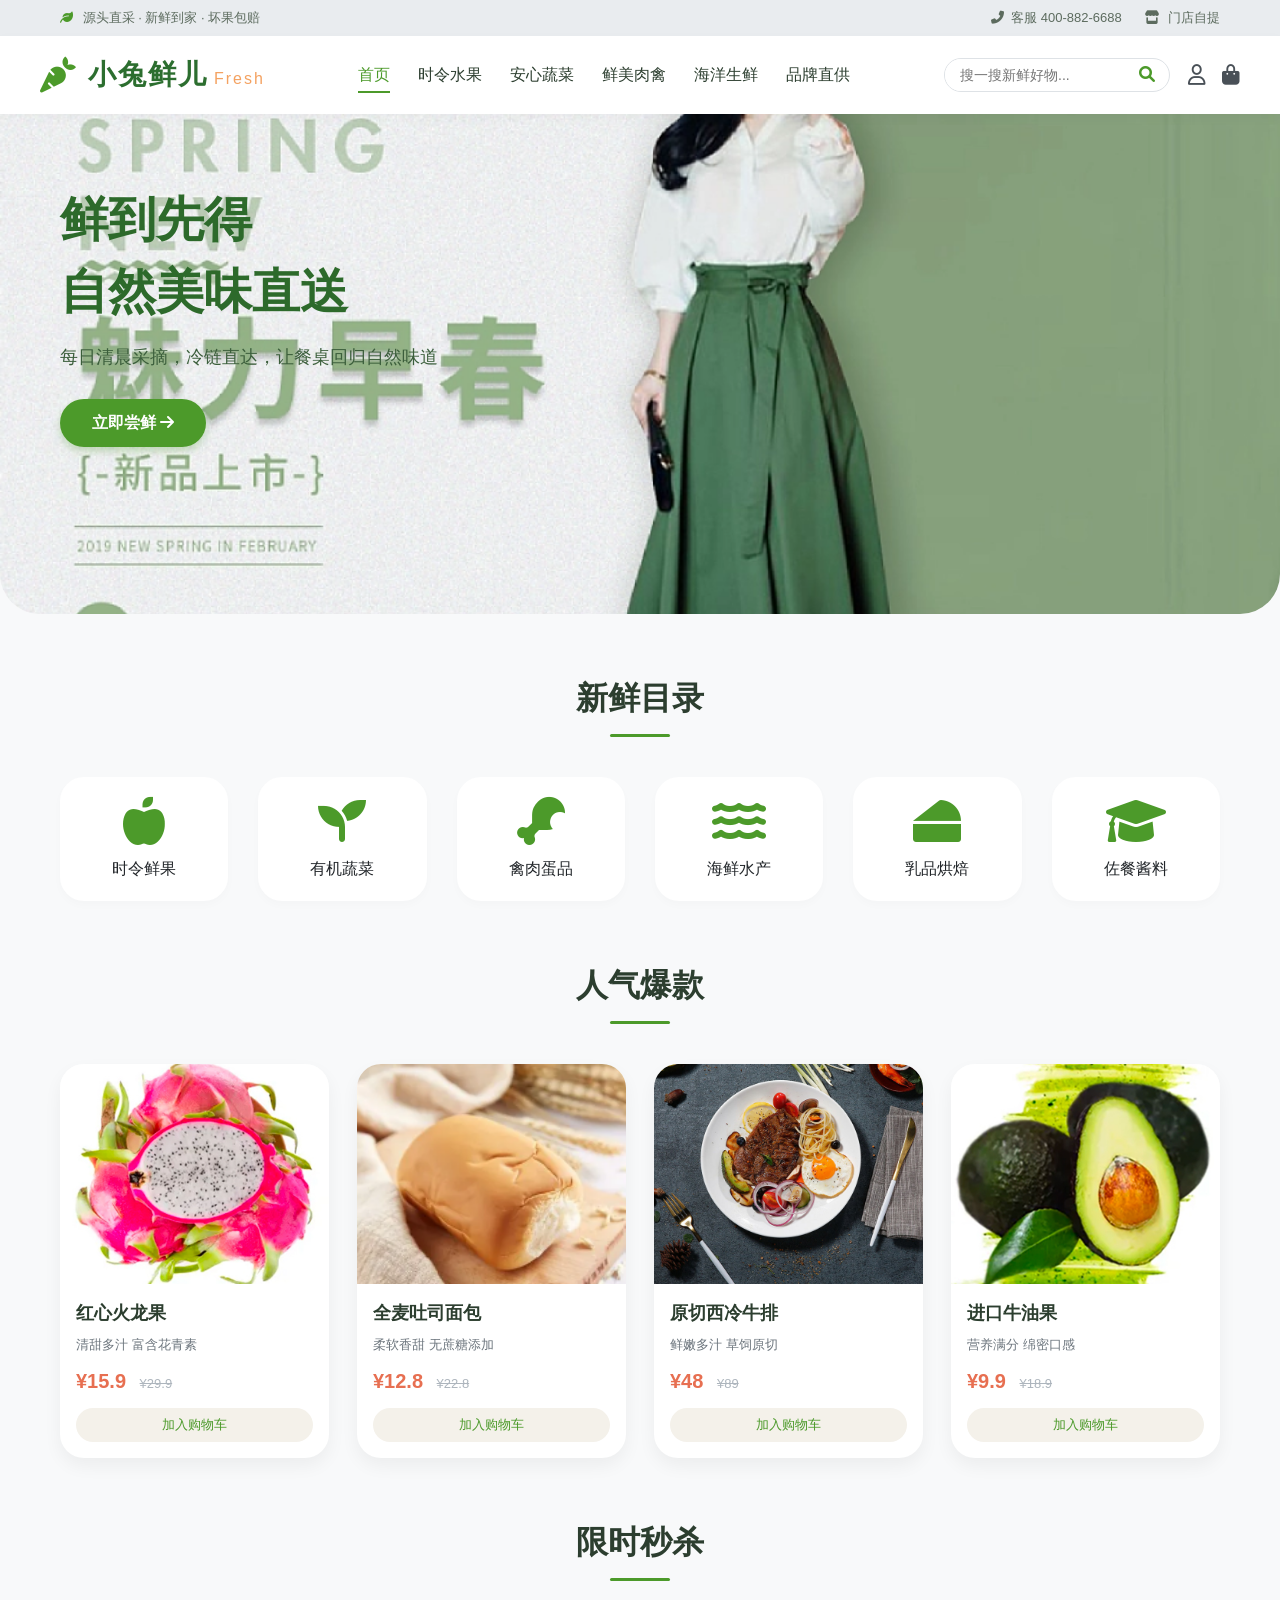
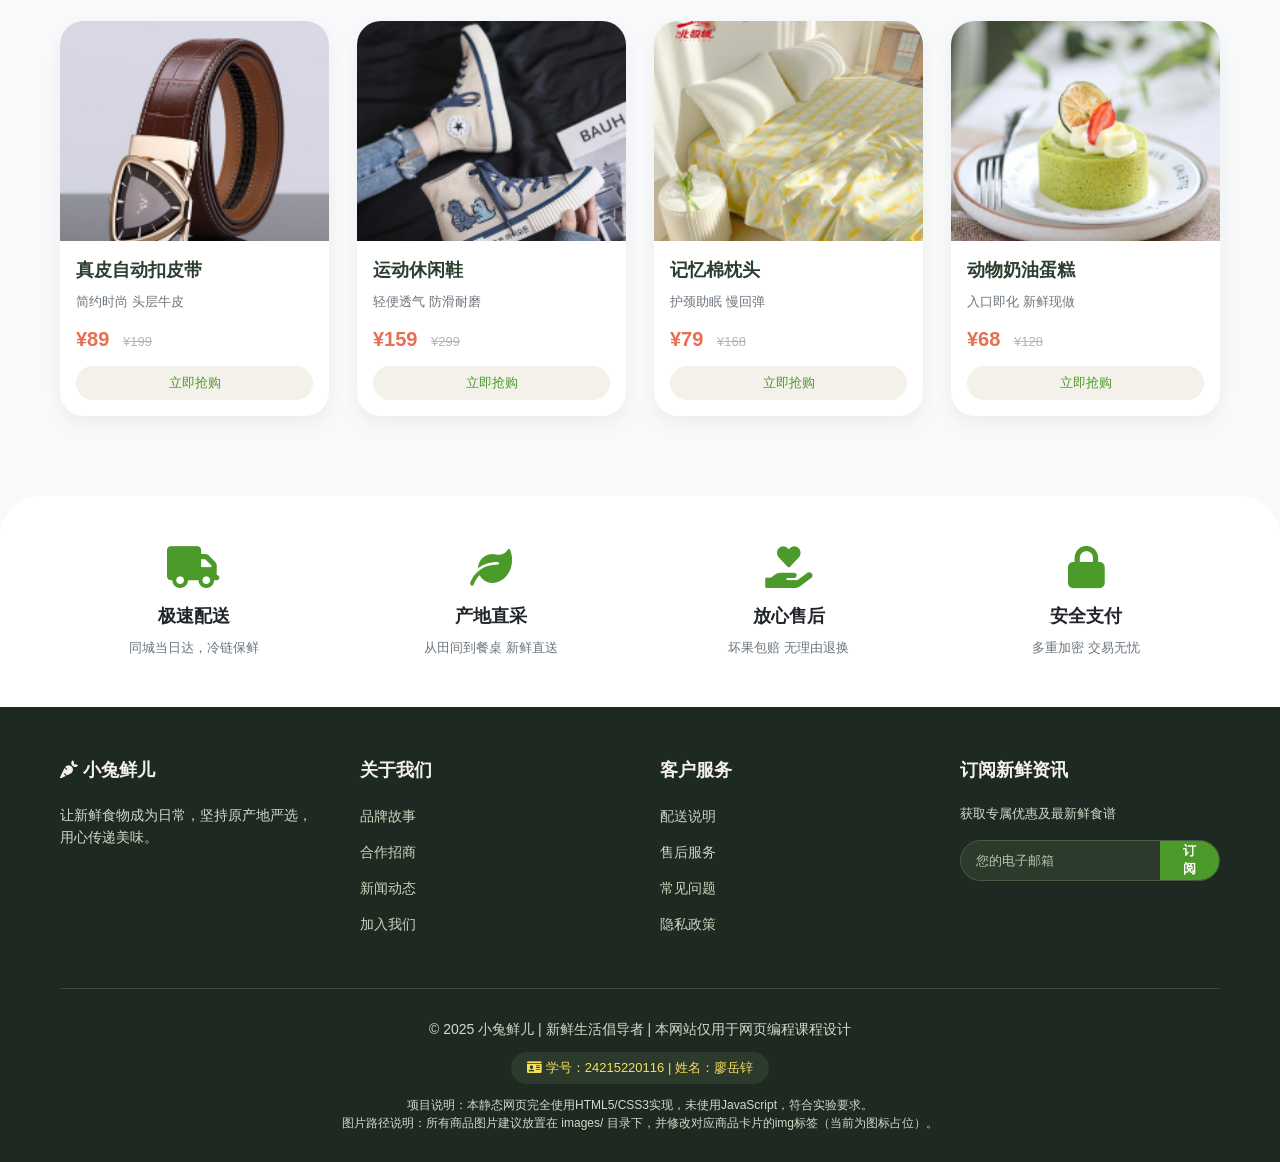
<file: index.html>
<!DOCTYPE html>
<html lang="zh-CN">
<head>
    <meta charset="UTF-8">
    <meta name="viewport" content="width=device-width, initial-scale=1.0, user-scalable=yes">
    <title>小兔鲜儿 - 新鲜生活每一天</title>
    <!-- 
        项目目录结构 (符合实验要求)
        xiaotuxian/
        ├── index.html          (主页面)
        ├── css/
        │   └── style.css       (样式文件，实际已内嵌，但为规范可拆分)
        ├── images/             (图片资源文件夹，用户自行添加实际图片)
        │   ├── logo.png        (LOGO图片)
        │   ├── banner1.jpg     (轮播图背景)
        │   ├── product1.jpg    (商品图片)
        │   └── ...
        └── 其他文件
        注意: 当前代码中图片引用采用占位与FontAwesome图标结合，实际使用时请将商品图、banner图替换为images/下的真实图片。
        所有图片路径已按相对路径标准书写，只需将准备好的图片放入images目录并对应文件名即可。
    -->
    <!-- 引入 Font Awesome 6 (免费图标库，提升视觉体验，无功能依赖) -->
    <link rel="stylesheet" href="https://cdnjs.cloudflare.com/ajax/libs/font-awesome/6.0.0-beta3/css/all.min.css">
    <style>
        /* ========== 全局样式 & CSS重置 ========== */
        * {
            margin: 0;
            padding: 0;
            box-sizing: border-box;
        }

        body {
            font-family: 'Segoe UI', 'PingFang SC', Roboto, 'Helvetica Neue', sans-serif;
            background-color: #f8f9fa;
            color: #212529;
            line-height: 1.5;
        }

        a {
            text-decoration: none;
            color: #2c3e2f;
            transition: color 0.2s ease;
        }

        ul, ol {
            list-style: none;
        }

        img {
            max-width: 100%;
            display: block;
        }

        .container {
            max-width: 1200px;
            margin: 0 auto;
            padding: 0 20px;
        }

        /* ========== 头部区域 ========== */
        /* 顶栏小提示 */
        .top-bar {
            background-color: #e9ecef;
            font-size: 13px;
            padding: 8px 0;
            color: #5c6b5e;
        }

        .top-bar .container {
            display: flex;
            justify-content: space-between;
            align-items: center;
        }

        .top-left i {
            margin-right: 6px;
            color: #4c9a2a;
        }

        .top-right span {
            margin-left: 20px;
        }

        .top-right i {
            margin-right: 4px;
        }

        /* 主头部 */
        .main-header {
            background: white;
            box-shadow: 0 4px 12px rgba(0, 0, 0, 0.03);
            position: sticky;
            top: 0;
            z-index: 100;
        }

        .header-content {
            display: flex;
            align-items: center;
            justify-content: space-between;
            padding: 18px 0;
            flex-wrap: wrap;
            gap: 20px;
        }

        .logo-area {
            display: flex;
            align-items: center;
            gap: 12px;
        }

        .logo-icon {
            font-size: 36px;
            color: #4c9a2a;
        }

        .logo-text {
            font-size: 28px;
            font-weight: 700;
            color: #2c6e2f;
            letter-spacing: 2px;
        }

        .logo-text span {
            font-size: 16px;
            font-weight: 400;
            color: #f4a261;
            margin-left: 6px;
        }

        /* 导航菜单 */
        .nav-menu ul {
            display: flex;
            gap: 28px;
        }

        .nav-menu a {
            font-weight: 500;
            font-size: 16px;
            padding: 8px 0;
            border-bottom: 2px solid transparent;
        }

        .nav-menu a:hover, .nav-menu .active a {
            color: #4c9a2a;
            border-bottom-color: #4c9a2a;
        }

        /* 搜索表单 & 用户区 */
        .header-actions {
            display: flex;
            align-items: center;
            gap: 18px;
        }

        .search-form {
            display: flex;
            border: 1px solid #dee2e6;
            border-radius: 40px;
            overflow: hidden;
            background: #fff;
        }

        .search-form input {
            border: none;
            padding: 8px 15px;
            width: 180px;
            outline: none;
            font-size: 14px;
        }

        .search-form button {
            background: none;
            border: none;
            padding: 0 14px;
            cursor: pointer;
            color: #4c9a2a;
            font-size: 16px;
            transition: 0.2s;
        }

        .search-form button:hover {
            background-color: #f1f3f5;
        }

        .user-cart {
            display: flex;
            gap: 16px;
            font-size: 20px;
            color: #495057;
        }

        .user-cart i {
            cursor: default;
            transition: color 0.2s;
        }

        .user-cart i:hover {
            color: #4c9a2a;
        }

        /* ========== Banner区域 (模仿官网大图) ========== */
        .banner {
            
            /* 实际使用时可将背景替换为 images/banner.jpg */
            /* background-image: url('../images/banner.jpg'); */
            height: 500px;
            background-image: url('images/banner1.png');
            background-size: cover;
            background-position: center center;
            background-repeat: no-repeat;
            padding: 70px 0;
            min-height: 380px;
            border-radius: 0 0 40px 40px;
        }

        .banner .container {
            display: flex;
            align-items: center;
            justify-content: space-between;
            flex-wrap: wrap;
        }

        .banner-text {
            max-width: 500px;
        }

        .banner-text h1 {
            font-size: 48px;
            color: #2d6a2b;
            margin-bottom: 16px;
        }

        .banner-text p {
            font-size: 18px;
            color: #3b5e3b;
            margin-bottom: 28px;
        }

        .banner-btn {
            background-color: #4c9a2a;
            color: white;
            border: none;
            padding: 12px 32px;
            border-radius: 40px;
            font-size: 16px;
            font-weight: bold;
            cursor: pointer;
            box-shadow: 0 4px 8px rgba(76, 154, 42, 0.3);
            transition: 0.2s;
            display: inline-block;
        }

        .banner-btn:hover {
            background-color: #3b7a21;
            transform: translateY(-2px);
        }

        .banner-img {
            font-size: 180px;
            color: #f4a261;
            text-shadow: 0 10px 15px rgba(0,0,0,0.1);
        }

        /* ========== 分类图标区域 ========== */
        .category {
            padding: 60px 0 40px;
        }

        .section-title {
            text-align: center;
            font-size: 32px;
            font-weight: 600;
            margin-bottom: 40px;
            color: #2c3e2f;
            position: relative;
        }

        .section-title:after {
            content: '';
            display: block;
            width: 60px;
            height: 3px;
            background: #4c9a2a;
            margin: 12px auto 0;
            border-radius: 4px;
        }

        .category-grid {
            display: grid;
            grid-template-columns: repeat(auto-fit, minmax(100px, 1fr));
            gap: 30px;
            text-align: center;
        }

        .category-item {
            background: white;
            padding: 20px 12px;
            border-radius: 24px;
            transition: all 0.3s;
            box-shadow: 0 4px 10px rgba(0,0,0,0.02);
            cursor: pointer;
        }

        .category-item:hover {
            transform: translateY(-8px);
            box-shadow: 0 12px 24px rgba(0, 0, 0, 0.08);
        }

        .category-icon {
            font-size: 48px;
            color: #4c9a2a;
            margin-bottom: 12px;
        }

        .category-item span {
            display: block;
            font-weight: 500;
        }

        /* ========== 商品推荐区域 (热门商品 网格布局) ========== */
        .products {
            padding: 20px 0 60px;
        }

        .product-grid {
            display: grid;
            grid-template-columns: repeat(4, 1fr);
            gap: 28px;
        }

        /* 响应式 */
        @media (max-width: 992px) {
            .product-grid {
                grid-template-columns: repeat(2, 1fr);
            }
            .header-content {
                flex-direction: column;
                align-items: stretch;
            }
            .nav-menu ul {
                justify-content: center;
            }
            .header-actions {
                justify-content: center;
            }
        }

        @media (max-width: 576px) {
            .product-grid {
                grid-template-columns: 1fr;
            }
        }

        .product-card {
            background: white;
            border-radius: 24px;
            overflow: hidden;
            box-shadow: 0 8px 18px rgba(0, 0, 0, 0.05);
            transition: transform 0.25s, box-shadow 0.25s;
        }

        .product-card:hover {
            transform: translateY(-6px);
            box-shadow: 0 18px 30px rgba(0, 0, 0, 0.1);
        }

        /* 商品图片区 - 占位设计，可替换为真实图片 */
        .product-img {
            background: #f8f0e7;
            height: 220px;
            display: flex;
            align-items: center;
            justify-content: center;
            font-size: 70px;
            color: #a7c5a3;
            /* 实际使用时可替换为 <img src="images/productX.jpg"> 样式 */
            /* 注释说明：请将实际商品图片放入images文件夹，并修改img标签即可 */
        }

        /* 若使用img标签，则取消背景，适配img */
        .product-img img {
            width: 100%;
            height: 100%;
            object-fit: cover;
        }

        .product-info {
            padding: 16px;
        }

        .product-title {
            font-weight: 600;
            font-size: 18px;
            margin-bottom: 8px;
            color: #2c3e2f;
        }

        .product-desc {
            font-size: 13px;
            color: #6c757d;
            margin-bottom: 12px;
        }

        .product-price {
            font-size: 20px;
            font-weight: 700;
            color: #e76f51;
        }

        .product-price small {
            font-size: 13px;
            font-weight: normal;
            color: #adb5bd;
            text-decoration: line-through;
            margin-left: 8px;
        }

        .buy-btn {
            margin-top: 12px;
            background: #f4f1ea;
            border: none;
            padding: 8px 12px;
            width: 100%;
            border-radius: 32px;
            font-weight: 500;
            color: #4c9a2a;
            cursor: pointer;
            transition: 0.2s;
        }

        .buy-btn:hover {
            background: #4c9a2a;
            color: white;
        }

        /* ========== 特色服务区 ========== */
        .features {
            background: white;
            padding: 50px 0;
            margin: 20px 0 0;
            border-radius: 40px 40px 0 0;
        }

        .features-grid {
            display: flex;
            justify-content: space-between;
            flex-wrap: wrap;
            gap: 30px;
            text-align: center;
        }

        .feature-item {
            flex: 1;
            min-width: 150px;
        }

        .feature-item i {
            font-size: 42px;
            color: #4c9a2a;
            margin-bottom: 15px;
        }

        .feature-item h4 {
            font-size: 18px;
            margin-bottom: 8px;
        }

        .feature-item p {
            font-size: 13px;
            color: #6c757d;
        }

        /* ========== 底部 + 表单区域 ========== */
        footer {
            background-color: #1e2a21;
            color: #d4d9c9;
            padding: 50px 0 30px;
        }

        .footer-content {
            display: flex;
            flex-wrap: wrap;
            justify-content: space-between;
            gap: 40px;
            margin-bottom: 40px;
        }

        .footer-col {
            flex: 1;
            min-width: 180px;
        }

        .footer-col h4 {
            color: #f4f1ea;
            margin-bottom: 20px;
            font-size: 18px;
            position: relative;
        }

        .footer-col ul li {
            margin-bottom: 12px;
        }

        .footer-col a {
            color: #cbd5c0;
            font-size: 14px;
        }

        .footer-col a:hover {
            color: #ffb347;
        }

        /* 订阅表单 */
        .subscribe-form {
            display: flex;
            margin-top: 16px;
            border-radius: 40px;
            overflow: hidden;
            border: 1px solid #4a5b44;
            background: #2b3a2b;
        }

        .subscribe-form input {
            flex: 1;
            border: none;
            padding: 12px 15px;
            background: transparent;
            color: white;
            outline: none;
        }

        .subscribe-form input::placeholder {
            color: #b8c7ae;
        }

        .subscribe-form button {
            background: #4c9a2a;
            border: none;
            color: white;
            padding: 0 20px;
            cursor: pointer;
            font-weight: bold;
            transition: 0.2s;
        }

        .subscribe-form button:hover {
            background: #f4a261;
        }

        .copyright {
            text-align: center;
            padding-top: 30px;
            border-top: 1px solid #3a4b36;
            font-size: 14px;
        }

        .student-info {
            background: #2b3a2b;
            display: inline-block;
            padding: 6px 16px;
            border-radius: 40px;
            margin-top: 12px;
            font-size: 13px;
            color: #f7e05e;
        }

        /* 通用按钮和表单辅助 */
        button, .banner-btn {
            font-family: inherit;
        }
    </style>
</head>
<body>
    <!-- 顶部信息栏 -->
    <div class="top-bar">
        <div class="container">
            <div class="top-left">
                <i class="fas fa-leaf"></i> 源头直采 · 新鲜到家 · 坏果包赔
            </div>
            <div class="top-right">
                <i class="fas fa-phone-alt"></i> 客服 400-882-6688
                <span><i class="fas fa-store"></i> 门店自提</span>
            </div>
        </div>
    </div>

    <!-- 主导航栏 -->
    <div class="main-header">
        <div class="container header-content">
            <div class="logo-area">
                <i class="fas fa-carrot logo-icon"></i>
                <div class="logo-text">小兔鲜儿<span>Fresh</span></div>
            </div>
            <div class="nav-menu">
                <ul>
                    <li class="active"><a href="#">首页</a></li>
                    <li><a href="#">时令水果</a></li>
                    <li><a href="#">安心蔬菜</a></li>
                    <li><a href="#">鲜美肉禽</a></li>
                    <li><a href="#">海洋生鲜</a></li>
                    <li><a href="#">品牌直供</a></li>
                </ul>
            </div>
            <div class="header-actions">
                <form class="search-form" action="#" method="get">
                    <input type="text" placeholder="搜一搜新鲜好物..." name="keyword">
                    <button type="submit"><i class="fas fa-search"></i></button>
                </form>
                <div class="user-cart">
                    <i class="far fa-user"></i>
                    <i class="fas fa-shopping-bag"></i>
                </div>
            </div>
        </div>
    </div>

    <!-- Banner 大区 模仿官网视觉 -->
    <div class="banner">
        <div class="container">
            <div class="banner-text">
                <h1>鲜到先得<br>自然美味直送</h1>
                <p>每日清晨采摘，冷链直达，让餐桌回归自然味道</p>
                <div class="banner-btn">立即尝鲜 <i class="fas fa-arrow-right"></i></div>
            </div>
            
        </div>
    </div>

    <!-- 分类图标区域 (使用图标库，无图片依赖) -->
    <div class="category">
        <div class="container">
            <h2 class="section-title">新鲜目录</h2>
            <div class="category-grid">
                <div class="category-item"><i class="fas fa-apple-alt category-icon"></i><span>时令鲜果</span></div>
                <div class="category-item"><i class="fas fa-seedling category-icon"></i><span>有机蔬菜</span></div>
                <div class="category-item"><i class="fas fa-drumstick-bite category-icon"></i><span>禽肉蛋品</span></div>
                <div class="category-item"><i class="fas fa-water category-icon"></i><span>海鲜水产</span></div>
                <div class="category-item"><i class="fas fa-cheese category-icon"></i><span>乳品烘焙</span></div>
                <div class="category-item"><i class="fas fa-mortar-board category-icon"></i><span>佐餐酱料</span></div>
            </div>
        </div>
    </div>

    <!-- 人气爆款 商品区域 -->
<div class="products">
    <div class="container">
        <h2 class="section-title">人气爆款</h2>
        <div class="product-grid">
            <!-- 商品1: 火龙果 -->
            <div class="product-card">
                <div class="product-img">
                    <!-- 图片占位：可替换为 images/h火龙果.jpg -->
                     <img src="images/fresh_goods_5.jpg" alt="火龙果">
                    
                </div>
                <div class="product-info">
                    <div class="product-title">红心火龙果</div>
                    <div class="product-desc">清甜多汁 富含花青素</div>
                    <div class="product-price">¥15.9 <small>¥29.9</small></div>
                    <button class="buy-btn">加入购物车</button>
                </div>
            </div>
            <!-- 商品2: 面包 -->
            <div class="product-card">
                <div class="product-img">
                    <img src="images/fresh4.png" alt="面包"></img>
                    
                </div>
                <div class="product-info">
                    <div class="product-title">全麦吐司面包</div>
                    <div class="product-desc">柔软香甜 无蔗糖添加</div>
                    <div class="product-price">¥12.8 <small>¥22.8</small></div>
                    <button class="buy-btn">加入购物车</button>
                </div>
            </div>
            <!-- 商品3: 牛排 -->
            <div class="product-card">
                <div class="product-img">
                    <img src="images/MS1.JPEG" alt="牛排"></img>
                    
                </div>
                <div class="product-info">
                    <div class="product-title">原切西冷牛排</div>
                    <div class="product-desc">鲜嫩多汁 草饲原切</div>
                    <div class="product-price">¥48 <small>¥89</small></div>
                    <button class="buy-btn">加入购物车</button>
                </div>
            </div>
            <!-- 商品4: 牛油果 -->
            <div class="product-card">
                <div class="product-img">
                    <img src="images/fresh_goods_7.jpg" alt="牛油果"></img>
                    
                </div>
                <div class="product-info">
                    <div class="product-title">进口牛油果</div>
                    <div class="product-desc">营养满分 绵密口感</div>
                    <div class="product-price">¥9.9 <small>¥18.9</small></div>
                    <button class="buy-btn">加入购物车</button>
                </div>
            </div>
        </div>
    </div>
</div>

<!-- 限时秒杀 商品区域 -->
<div class="products" style="padding-top: 0;">
    <div class="container">
        <h2 class="section-title">限时秒杀</h2>
        <div class="product-grid">
            <!-- 商品5: 皮带 -->
            <div class="product-card">
                <div class="product-img">
                    <img src="images/clothes6.png" alt="皮带"></img>
                </div>
                <div class="product-info">
                    <div class="product-title">真皮自动扣皮带</div>
                    <div class="product-desc">简约时尚 头层牛皮</div>
                    <div class="product-price">¥89 <small>¥199</small></div>
                    <button class="buy-btn">立即抢购</button>
                </div>
            </div>
            <!-- 商品6: 鞋子 -->
            <div class="product-card">
                <div class="product-img">
                    <img src="images/clothes7.png" alt="鞋子"></img>
                    
                </div>
                <div class="product-info">
                    <div class="product-title">运动休闲鞋</div>
                    <div class="product-desc">轻便透气 防滑耐磨</div>
                    <div class="product-price">¥159 <small>¥299</small></div>
                    <button class="buy-btn">立即抢购</button>
                </div>
            </div>
            <!-- 商品7: 枕头 -->
            <div class="product-card">
                <div class="product-img">
                    <img src="images/home1.png" alt="枕头"></img>
                    
                </div>
                <div class="product-info">
                    <div class="product-title">记忆棉枕头</div>
                    <div class="product-desc">护颈助眠 慢回弹</div>
                    <div class="product-price">¥79 <small>¥168</small></div>
                    <button class="buy-btn">立即抢购</button>
                </div>
            </div>
            <!-- 商品8: 蛋糕 -->
            <div class="product-card">
                <div class="product-img">
                    <img src="images/fresh8.png" alt="蛋糕"></img>

                </div>
                <div class="product-info">
                    <div class="product-title">动物奶油蛋糕</div>
                    <div class="product-desc">入口即化 新鲜现做</div>
                    <div class="product-price">¥68 <small>¥128</small></div>
                    <button class="buy-btn">立即抢购</button>
                </div>
            </div>
        </div>
    </div>
</div>

    <!-- 特色服务区 -->
    <div class="features">
        <div class="container">
            <div class="features-grid">
                <div class="feature-item"><i class="fas fa-truck"></i><h4>极速配送</h4><p>同城当日达，冷链保鲜</p></div>
                <div class="feature-item"><i class="fas fa-leaf"></i><h4>产地直采</h4><p>从田间到餐桌 新鲜直送</p></div>
                <div class="feature-item"><i class="fas fa-hand-holding-heart"></i><h4>放心售后</h4><p>坏果包赔 无理由退换</p></div>
                <div class="feature-item"><i class="fas fa-lock"></i><h4>安全支付</h4><p>多重加密 交易无忧</p></div>
            </div>
        </div>
    </div>

    <!-- 底部区域 + 订阅表单 + 学号姓名展示 -->
    <footer>
        <div class="container">
            <div class="footer-content">
                <div class="footer-col">
                    <h4><i class="fas fa-carrot"></i> 小兔鲜儿</h4>
                    <p style="font-size: 14px; line-height: 1.6;">让新鲜食物成为日常，坚持原产地严选，用心传递美味。</p>
                </div>
                <div class="footer-col">
                    <h4>关于我们</h4>
                    <ul>
                        <li><a href="#">品牌故事</a></li>
                        <li><a href="#">合作招商</a></li>
                        <li><a href="#">新闻动态</a></li>
                        <li><a href="#">加入我们</a></li>
                    </ul>
                </div>
                <div class="footer-col">
                    <h4>客户服务</h4>
                    <ul>
                        <li><a href="#">配送说明</a></li>
                        <li><a href="#">售后服务</a></li>
                        <li><a href="#">常见问题</a></li>
                        <li><a href="#">隐私政策</a></li>
                    </ul>
                </div>
                <div class="footer-col">
                    <h4>订阅新鲜资讯</h4>
                    <p style="font-size: 13px;">获取专属优惠及最新鲜食谱</p>
                    <!-- 表单元素：电子邮件订阅，满足实验表单技术要求 -->
                    <form class="subscribe-form" action="#" method="post">
                        <input type="email" placeholder="您的电子邮箱" required>
                        <button type="submit">订阅</button>
                    </form>
                </div>
            </div>
            <div class="copyright">
                <p>© 2025 小兔鲜儿  | 新鲜生活倡导者 | 本网站仅用于网页编程课程设计</p>
                <!-- 学号+姓名 按要求必须出现，且显眼可见 -->
                <div class="student-info">
                    <i class="fas fa-id-card"></i> 学号：24215220116 | 姓名：廖岳锌
                </div>
                <p style="margin-top: 12px; font-size: 12px;">
                    项目说明：本静态网页完全使用HTML5/CSS3实现，未使用JavaScript，符合实验要求。<br>
                    图片路径说明：所有商品图片建议放置在 images/ 目录下，并修改对应商品卡片的img标签（当前为图标占位）。
                </p>
            </div>
        </div>
    </footer>

    
</body>
</html>
</file>
